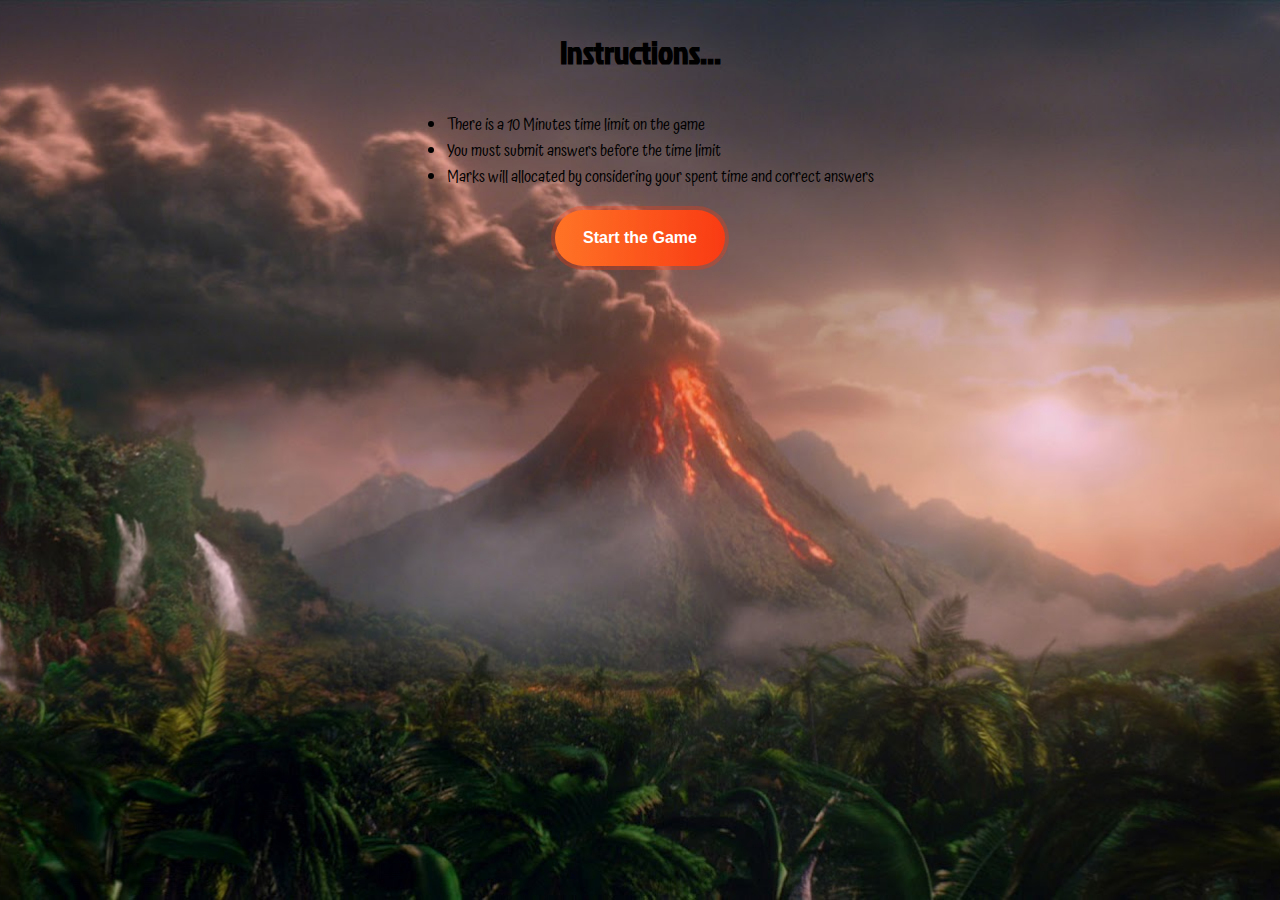
<file: game_2/index.html>
<!DOCTYPE html>
<html lang="en">
<head>
    <meta charset="UTF-8">
    <meta http-equiv="X-UA-Compatible" content="IE=edge">
    <meta name="viewport" content="width=device-width, initial-scale=1.0">
    <title>Start Game</title>
    <link href="https://cdn.jsdelivr.net/npm/bootstrap@5.1.3/dist/css/bootstrap.min.css" rel="stylesheet" integrity="sha384-1BmE4kWBq78iYhFldvKuhfTAU6auU8tT94WrHftjDbrCEXSU1oBoqyl2QvZ6jIW3" crossorigin="anonymous">
    <link rel="stylesheet" href="./css/style.css">
    <style>
       .container{
        display: flex;
        align-items: center;
        justify-content: center;
       }
    </style>
</head>
<body>
    <div class="container">
        <h1>Instructions...</h1>
        
        
    </div>

    <div class="container">
        <ul>
            <li>There is a 10 Minutes time limit on the game</li>
            <li>You must submit answers before the time limit</li>
            <li>Marks will allocated by considering your spent time and correct answers</li>
        </ul>
    </div>
   

<div class="container">
    <a href="./game.html">
        <button class="crtBtn">Start the Game</button>
    </a>
    
    
</div>
    <script src="https://cdn.jsdelivr.net/npm/@popperjs/core@2.10.2/dist/umd/popper.min.js" integrity="sha384-7+zCNj/IqJ95wo16oMtfsKbZ9ccEh31eOz1HGyDuCQ6wgnyJNSYdrPa03rtR1zdB" crossorigin="anonymous"></script>
    <script src="https://cdn.jsdelivr.net/npm/bootstrap@5.1.3/dist/js/bootstrap.min.js" integrity="sha384-QJHtvGhmr9XOIpI6YVutG+2QOK9T+ZnN4kzFN1RtK3zEFEIsxhlmWl5/YESvpZ13" crossorigin="anonymous"></script>

</body>
</html>
</file>
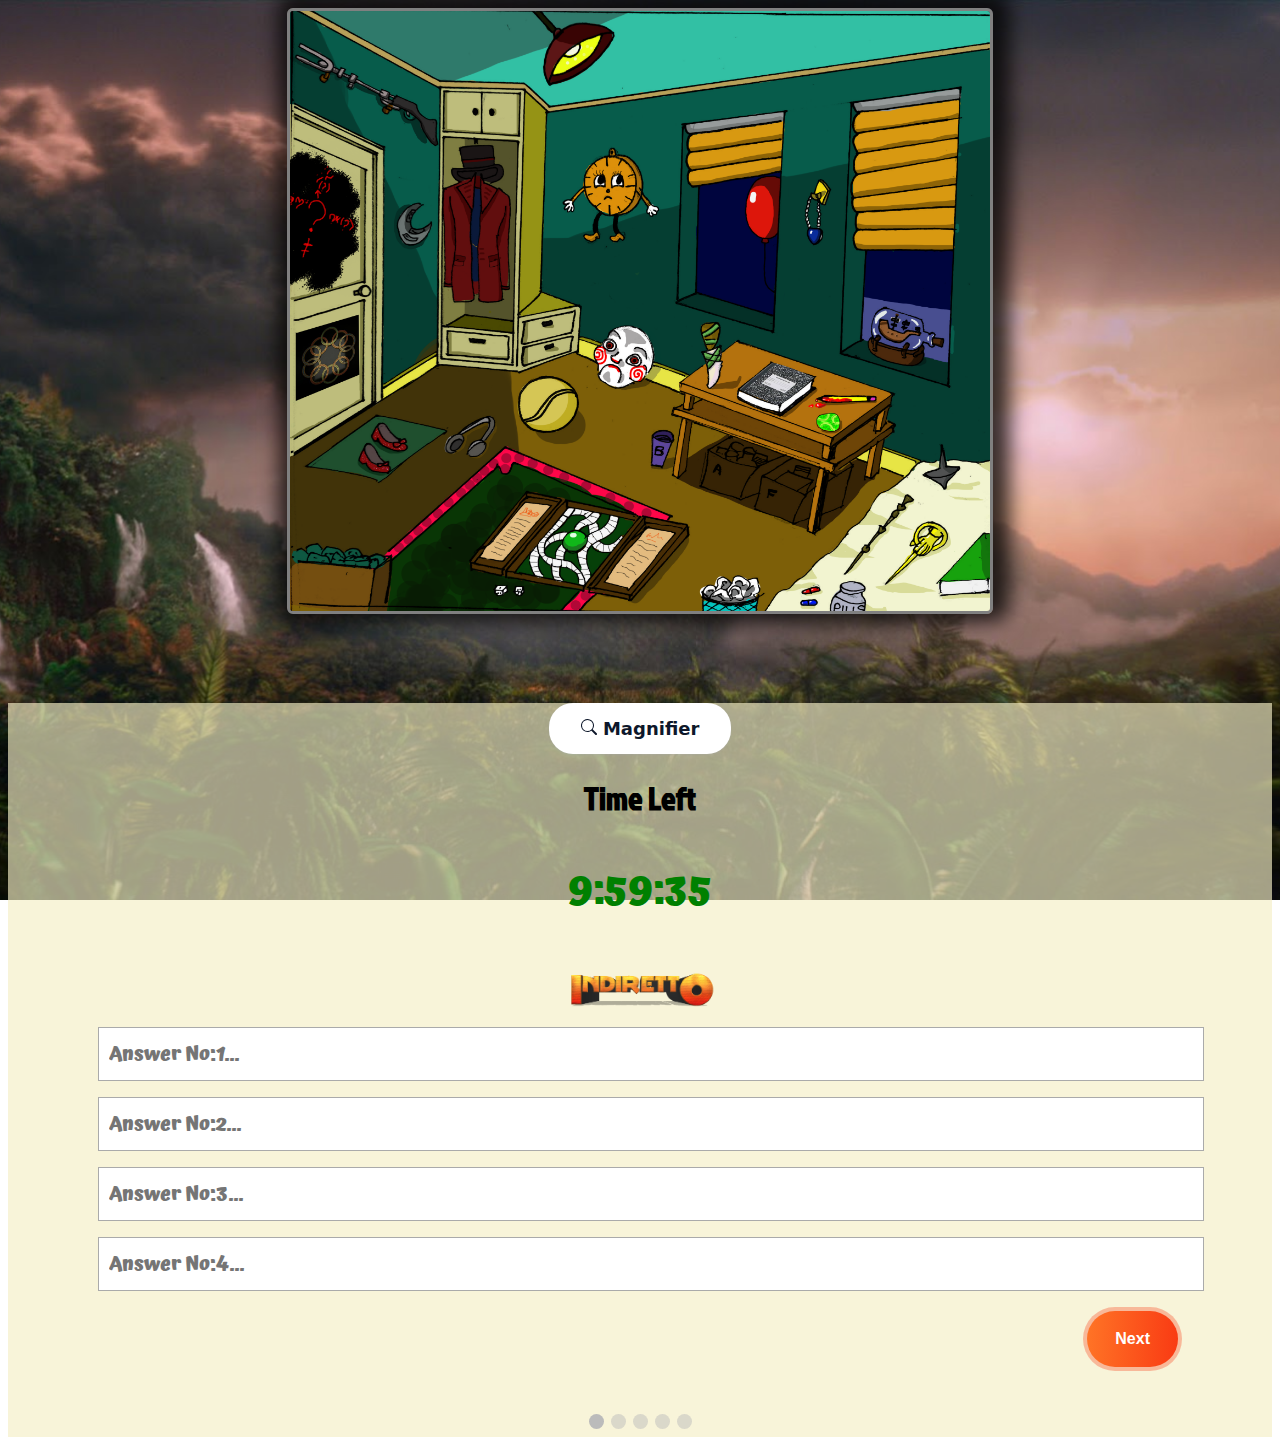
<file: game_2/game.html>
<!DOCTYPE html>
<html lang="en">
<head>
    <meta charset="UTF-8">
    <meta http-equiv="X-UA-Compatible" content="IE=edge">
    <meta name="viewport" content="width=device-width, initial-scale=1.0">
    <link href="https://cdn.jsdelivr.net/npm/bootstrap@5.1.3/dist/css/bootstrap.min.css" rel="stylesheet" integrity="sha384-1BmE4kWBq78iYhFldvKuhfTAU6auU8tT94WrHftjDbrCEXSU1oBoqyl2QvZ6jIW3" crossorigin="anonymous">
    <link rel="stylesheet" href="./css/style.css">

    <title>Game</title>
</head>
<body>
<section>
    <div class="row">
        <div class="col-sm">
            <div class="container">
            <div class="img-magnifier-container">
                <img src="./src/img.png" alt="img" id = "mainimage" width="700" height="600">
              </div>
            </div>
        </div>
        <div class="col-sm" style="background-color: rgba(245, 238, 197, 0.664);">
            <div class="row topSection">
                <div class="col-8 col-sm-3 container">
                 <button class="button-81" id="Magnifier" onclick="switchMag()"><svg xmlns="http://www.w3.org/2000/svg" width="16" height="16" fill="currentColor" class="bi bi-search" viewBox="0 0 16 16">
                    <path d="M11.742 10.344a6.5 6.5 0 1 0-1.397 1.398h-.001c.03.04.062.078.098.115l3.85 3.85a1 1 0 0 0 1.415-1.414l-3.85-3.85a1.007 1.007 0 0 0-.115-.1zM12 6.5a5.5 5.5 0 1 1-11 0 5.5 5.5 0 0 1 11 0z"/>
                  </svg>
                   Magnifier</button>
                </div>
                <div class="col-4 col-sm-4 container" style="text-align: center;">
                    <div class="wrapper">
                        <h1>Time Left</h1>
                        <p><span id="mins">00</span>:<span id="seconds">00</span>:<span id="tens">00</span></p>
                        <!-- <button id="button-start">Start</button>
                        <button id="button-stop">Stop</button>
                        <button id="button-reset">Reset</button> -->
                    </div>
                </div>
                <div class="col-4 col-sm-4 container">
                  <img src="./src/logo.png" alt="logo" width="150vw">
              </div>
            
            <div id="answers" class="containerx" onkeyup="saveAns();">
        

                <!-- One "tab" for each step in the form: -->
                <div class="tab">
                  <p><input placeholder="Answer No:1..." oninput="this.className = ''"></p>
                  <p><input placeholder="Answer No:2..." oninput="this.className = ''"></p>
                  <p><input placeholder="Answer No:3..." oninput="this.className = ''"></p>
                  <p><input placeholder="Answer No:4..." oninput="this.className = ''"></p>
                </div>

                <div class="tab">
                    <p><input placeholder="Answer No:5..." oninput="this.className = ''"></p>
                    <p><input placeholder="Answer No:6..." oninput="this.className = ''"></p>
                    <p><input placeholder="Answer No:7..." oninput="this.className = ''"></p>
                    <p><input placeholder="Answer No:8..." oninput="this.className = ''"></p>
                  </div>

                  <div class="tab">
                    <p><input placeholder="Answer No:9..." oninput="this.className = ''"></p>
                    <p><input placeholder="Answer No:10..." oninput="this.className = ''"></p>
                    <p><input placeholder="Answer No:11..." oninput="this.className = ''"></p>
                    <p><input placeholder="Answer No:12..." oninput="this.className = ''"></p>
                  </div>

                  <div class="tab">
                    <p><input placeholder="Answer No:13..." oninput="this.className = ''"></p>
                    <p><input placeholder="Answer No:14..." oninput="this.className = ''"></p>
                    <p><input placeholder="Answer No:15..." oninput="this.className = ''"></p>
                    <p><input placeholder="Answer No:16..." oninput="this.className = ''"></p>
                  </div>

                  <div class="tab">
                    <p><input placeholder="Answer No:17..." oninput="this.className = ''"></p>
                    <p><input placeholder="Answer No:18..." oninput="this.className = ''"></p>
                    <p><input placeholder="Answer No:19..." oninput="this.className = ''"></p>
                    <p><input placeholder="Answer No:20..." oninput="this.className = ''"></p>
                  </div>
                
              
                
                <div style="overflow:auto;">
                  <div style="float:right;">
                    <button class="crtBtn" type="button" id="prevBtn" onclick="nextPrev(-1)">Previous</button>
                    <button class="crtBtn" type="button" id="nextBtn" onclick="nextPrev(1)">Next</button>
                    <button class="crtBtn" type="button" id="submitBtn" style="display: none;" onclick="submitAns()">Submit</button>
                  </div>
                </div>
                
                <!-- Circles which indicates the steps of the form: -->
                <div style="text-align:center;margin-top:40px;">
                  <span class="step"></span>
                  <span class="step"></span>
                  <span class="step"></span>
                  <span class="step"></span>
                  <span class="step"></span>
                </div>
                
            </div> 
                
        </div>
      </div>
    </section>
      
     <script src="./js/script.js"></script>
    <script src="https://cdn.jsdelivr.net/npm/@popperjs/core@2.10.2/dist/umd/popper.min.js" integrity="sha384-7+zCNj/IqJ95wo16oMtfsKbZ9ccEh31eOz1HGyDuCQ6wgnyJNSYdrPa03rtR1zdB" crossorigin="anonymous"></script>
    <script src="https://cdn.jsdelivr.net/npm/bootstrap@5.1.3/dist/js/bootstrap.min.js" integrity="sha384-QJHtvGhmr9XOIpI6YVutG+2QOK9T+ZnN4kzFN1RtK3zEFEIsxhlmWl5/YESvpZ13" crossorigin="anonymous"></script>

</body>
</html>
</file>
<file: game_2/css/style.css>
@import url('https://fonts.googleapis.com/css2?family=Atma:wght@300&family=Jockey+One&display=swap');

body{
  font-family: 'Atma', cursive;
  background-image: url("../src/bg.jpg");
  background-position: center;
  background-repeat: no-repeat;
  background-size: cover;
  background-attachment: fixed;
  height: auto;
  
}

h1{
  font-family: 'Jockey One', sans-serif;
}

/* Style the input fields */
input {
    padding: 10px;
    width: 100%;
    font-size: 20px;
    font-weight: bold;
    font-family:'Atma', cursive;
    border: 1px solid #aaaaaa;
  }
  
  /* Mark input boxes that gets an error on validation: */
  input.invalid {
    background-color: #ffdddd;
  }
  
  /* Hide all steps by default: */
  .tab {
    display: none;
  }
  
  /* Make circles that indicate the steps of the form: */
  .step {
    height: 15px;
    width: 15px;
    margin: 0 2px;
    background-color: #bbbbbb;
    border: none;
    border-radius: 50%;
    display: inline-block;
    opacity: 0.5;
  }
  
  /* Mark the active step: */
  .step.active {
    opacity: 1;
  }
  
  .container{
    display: flex;
    align-items: center;
    justify-content: center;
   }

  /* Mark the steps that are finished and valid: */
  .step.finish {
    background-color: #0609f1;
  }

  

  #mainimage{
    border: 3px solid gray;
    border-radius: 6px;
    box-shadow: 4px -4px 19px 13px rgba(0,0,0,0.75);
    -webkit-box-shadow: 4px -4px 19px 13px rgba(0,0,0,0.75);
    -moz-box-shadow: 4px -4px 19px 13px rgba(0,0,0,0.75);
  }

  .img-magnifier-container {
    position:relative;
  }
  
  .img-magnifier-glass {
    position: absolute;
    border: 1px solid rgb(255, 255, 255);
    border-radius: 50%;
    cursor: none;
    /*Set the size of the magnifier glass:*/
    width: 180px;
    height: 180px;
    box-shadow: 4px -4px 19px 13px rgba(0,0,0,0.75);
    -webkit-box-shadow: 4px -4px 19px 13px rgba(0,0,0,0.75);
    -moz-box-shadow: 4px -4px 19px 13px rgba(0,0,0,0.75);
  }

.topSection{
    margin-top:9vh;
}

div#answers{
    padding: 0vh 10vh;
}


.wrapper p{
    font-size: 40px;
    font-weight: bold;
    color: green;
}


/* CSS */
.crtBtn {
  align-items: center;
  appearance: none;
  background-clip: padding-box;
  background-color: initial;
  background-image: none;
  border-style: none;
  box-sizing: border-box;
  color: #fff;
  cursor: pointer;
  display: inline-block;
  flex-direction: row;
  flex-shrink: 0;
  font-family: Eina01,sans-serif;
  font-size: 16px;
  font-weight: 800;
  justify-content: center;
  line-height: 24px;
  margin: 0;
  min-height: 64px;
  outline: none;
  overflow: visible;
  padding: 19px 26px;
  pointer-events: auto;
  position: relative;
  text-align: center;
  text-decoration: none;
  text-transform: none;
  user-select: none;
  -webkit-user-select: none;
  touch-action: manipulation;
  vertical-align: middle;
  width: auto;
  word-break: keep-all;
  z-index: 0;
}

@media (min-width: 768px) {
  .crtBtn {
    padding: 19px 32px;
  }
}

.crtBtn:before,
.crtBtn:after {
  border-radius: 80px;
}

.crtBtn:before {
  background-color: rgba(249, 58, 19, .32);
  content: "";
  display: block;
  height: 100%;
  left: 0;
  overflow: hidden;
  position: absolute;
  top: 0;
  width: 100%;
  z-index: -2;
}

.crtBtn:after {
  background-color: initial;
  background-image: linear-gradient(92.83deg, #ff7426 0, #f93a13 100%);
  bottom: 4px;
  content: "";
  display: block;
  left: 4px;
  overflow: hidden;
  position: absolute;
  right: 4px;
  top: 4px;
  transition: all 100ms ease-out;
  z-index: -1;
}

.crtBtn:hover:not(:disabled):after {
  bottom: 0;
  left: 0;
  right: 0;
  top: 0;
  transition-timing-function: ease-in;
}

.crtBtn:active:not(:disabled) {
  color: #ccc;
}

.crtBtn:active:not(:disabled):after {
  background-image: linear-gradient(0deg, rgba(0, 0, 0, .2), rgba(0, 0, 0, .2)), linear-gradient(92.83deg, #ff7426 0, #f93a13 100%);
  bottom: 4px;
  left: 4px;
  right: 4px;
  top: 4px;
}

.crtBtn:disabled {
  cursor: default;
  opacity: .24;
}




/* CSS */
.button-81 {
  background-color: #fff;
  border: 0 solid #e2e8f0;
  border-radius: 1.5rem;
  box-sizing: border-box;
  color: #0d172a;
  cursor: pointer;
  display: inline-block;
  font-family: "Basier circle",-apple-system,system-ui,"Segoe UI",Roboto,"Helvetica Neue",Arial,"Noto Sans",sans-serif,"Apple Color Emoji","Segoe UI Emoji","Segoe UI Symbol","Noto Color Emoji";
  font-size: 1.1rem;
  font-weight: 600;
  line-height: 1;
  padding: 1rem 1.6rem;
  text-align: center;
  text-decoration: none #0d172a solid;
  text-decoration-thickness: auto;
  transition: all .1s cubic-bezier(.4, 0, .2, 1);
  box-shadow: 0px 1px 2px rgba(166, 175, 195, 0.25);
  user-select: none;
  -webkit-user-select: none;
  touch-action: manipulation;
}

.button-81:hover {
  background-color: #1e293b;
  color: #fff;
}

@media (min-width: 768px) {
  .button-81 {
    font-size: 1.125rem;
    padding: 1rem 2rem;
  }
}
</file>
